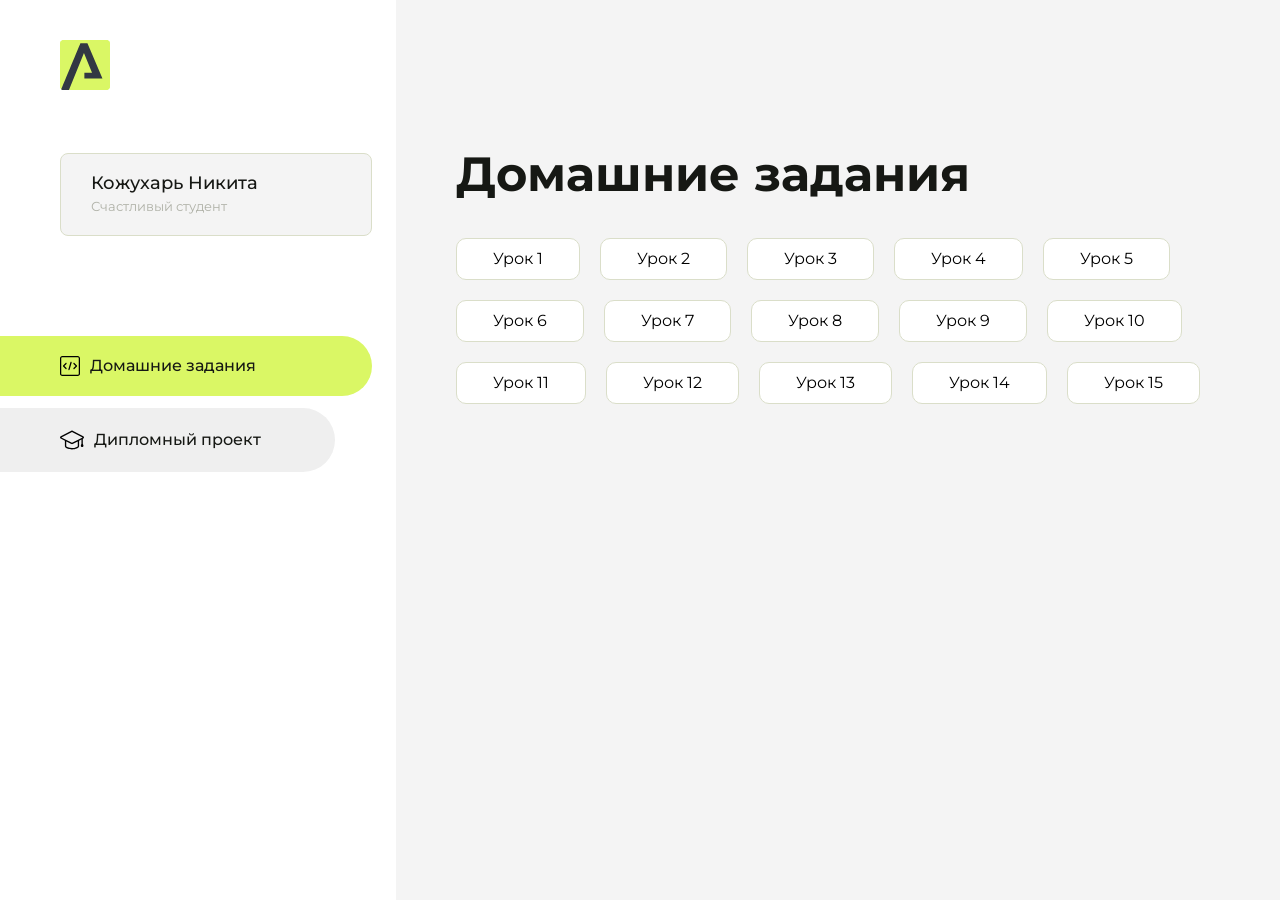
<file: index.html>
<!DOCTYPE html>
<html lang="en">
<head>
    <meta charset="UTF-8">
    <meta name="viewport" content="width=device-width, initial-scale=1.0">
    <title>Домашняя работа</title>
    <link rel="shortcut icon" href="src/logo.ico" type="image/x-icon">
    <link rel="preconnect" href="https://fonts.googleapis.com">
    <link rel="preconnect" href="https://fonts.gstatic.com" crossorigin>
    <link href="https://fonts.googleapis.com/css2?family=Montserrat:wght@400;500;700&family=Rubik:wght@500&display=swap"
          rel="stylesheet">
    <link rel="stylesheet" href="src/style.css">
</head>
<body id="body">
<div class="overlay" id="overlay"></div>
<div class="layout">
    <div class="burger" id="burger">
        <svg viewBox="0 0 24 24" fill="none" xmlns="http://www.w3.org/2000/svg">
            <g id="SVGRepo_bgCarrier" stroke-width="0"></g>
            <g id="SVGRepo_tracerCarrier" stroke-linecap="round" stroke-linejoin="round"></g>
            <g id="SVGRepo_iconCarrier">
                <path d="M4 18L20 18" stroke="#DAF765" stroke-width="2" stroke-linecap="round"></path>
                <path d="M4 12L20 12" stroke="#DAF765" stroke-width="2" stroke-linecap="round"></path>
                <path d="M4 6L20 6" stroke="#DAF765" stroke-width="2" stroke-linecap="round"></path>
            </g>
        </svg>
    </div>
    <aside class="sidebar" id="sidebar">
        <div class="sidebar__inner">
            <div class="logo">
                <svg width="50" height="50" viewBox="0 0 50 50" fill="none" xmlns="http://www.w3.org/2000/svg">
                    <g clip-path="url(#clip0_513_74730)">
                        <path d="M46.17 -0.257004H3.83C1.57281 -0.257004 -0.257 1.57281 -0.257 3.83V46.17C-0.257 48.4272 1.57281 50.257 3.83 50.257H46.17C48.4272 50.257 50.257 48.4272 50.257 46.17V3.83C50.257 1.57281 48.4272 -0.257004 46.17 -0.257004Z"
                              fill="#DAF765"/>
                        <path d="M24.375 38.4H42.461L27.441 3.1585H20.4355C20.4355 3.1585 6.7895 35.881 1.1945 49.294C2.015 50.0275 3.0945 50.257 3.6945 50.257H8.8445L23.954 13.07L32.0465 32.8285H24.375V38.4Z"
                              fill="#323843"/>
                    </g>
                    <defs>
                        <clipPath id="clip0_513_74730">
                            <rect width="50" height="50" fill="white"/>
                        </clipPath>
                    </defs>
                </svg>
            </div>
            <div class="sidebar__user">
                <div class="sidebar__name">Кожухарь Никита</div>
                <div class="sidebar__text">Счастливый студент</div>
            </div>
            <div class="sidebar__tabs">
                <div class="sidebar__item">
                    <button class="sidebar__button active" id="tasks">
                        <svg xmlns="http://www.w3.org/2000/svg" width="20" height="20" viewBox="0 0 20 20" fill="none">
                            <g clip-path="url(#clip0_704_74543)">
                                <path d="M17.7083 20H2.29167C1.0275 20 0 18.9725 0 17.7083V2.29167C0 1.0275 1.0275 0 2.29167 0H17.7083C18.9725 0 20 1.0275 20 2.29167V17.7083C20 18.9725 18.9725 20 17.7083 20ZM2.29167 1.25C1.7175 1.25 1.25 1.7175 1.25 2.29167V17.7083C1.25 18.2825 1.7175 18.75 2.29167 18.75H17.7083C18.2825 18.75 18.75 18.2825 18.75 17.7083V2.29167C18.75 1.7175 18.2825 1.25 17.7083 1.25H2.29167Z"
                                      fill="black"/>
                                <path d="M6.04167 13.125C5.88167 13.125 5.72167 13.0642 5.6 12.9417L3.1 10.4417C2.85583 10.1975 2.85583 9.80167 3.1 9.5575L5.6 7.0575C5.84417 6.81333 6.24 6.81333 6.48417 7.0575C6.72833 7.30167 6.72833 7.6975 6.48417 7.94167L4.42583 10L6.48417 12.0583C6.72833 12.3025 6.72833 12.6983 6.48417 12.9425C6.36167 13.0642 6.20167 13.125 6.04167 13.125Z"
                                      fill="black"/>
                                <path d="M8.95833 14.1667C8.9 14.1667 8.84 14.1583 8.78167 14.1417C8.45083 14.0442 8.26083 13.6967 8.35833 13.3658L10.4417 6.28251C10.5392 5.95084 10.8892 5.76417 11.2175 5.85917C11.5483 5.95667 11.7383 6.30417 11.6408 6.63501L9.5575 13.7183C9.47833 13.9908 9.22833 14.1667 8.95833 14.1667Z"
                                      fill="black"/>
                                <path d="M13.9583 13.125C13.7983 13.125 13.6383 13.0642 13.5167 12.9417C13.2725 12.6975 13.2725 12.3017 13.5167 12.0575L15.575 9.99916L13.5167 7.94083C13.2725 7.69666 13.2725 7.30083 13.5167 7.05666C13.7608 6.81249 14.1567 6.81249 14.4008 7.05666L16.9008 9.55666C17.145 9.80083 17.145 10.1967 16.9008 10.4408L14.4008 12.9408C14.2783 13.0642 14.1183 13.125 13.9583 13.125Z"
                                      fill="black"/>
                            </g>
                            <defs>
                                <clipPath id="clip0_704_74543">
                                    <rect width="20" height="20" fill="white"/>
                                </clipPath>
                            </defs>
                        </svg>
                        <span>Домашние задания</span></button>
                </div>
                <div class="sidebar__item">
                    <button class="sidebar__button" id="diplom">
                        <svg xmlns="http://www.w3.org/2000/svg" width="24" height="24" viewBox="0 0 24 24" fill="none">
                            <g clip-path="url(#clip0_704_74553)">
                                <path d="M23.2628 10.5971C23.7176 10.365 24 9.90375 24 9.39337C24 8.883 23.7176 8.42175 23.2628 8.18962L12.6135 2.75362C12.2291 2.55824 11.7705 2.55787 11.3854 2.75399L0.736875 8.19C0.282375 8.42175 0 8.883 0 9.39337C0 9.90375 0.282375 10.365 0.736875 10.5971L4.89038 12.7177V18.2074C4.89038 19.8154 8.412 21.393 12 21.393C15.5884 21.393 19.1096 19.815 19.1096 18.2074V12.7174L21.4609 11.517V15.8017L20.901 17.2305C20.7409 17.6389 20.7934 18.0994 21.0405 18.4616C21.2876 18.8246 21.6979 19.041 22.1366 19.041C22.5754 19.041 22.9852 18.8246 23.2324 18.462C23.4795 18.099 23.532 17.6385 23.3719 17.2301L22.8124 15.8021V10.827L23.2628 10.5971ZM17.7623 18.1721C17.6198 18.6375 15.3491 20.0419 12 20.0419C8.65088 20.0419 6.38025 18.6375 6.2415 18.2074V12.3037L6.23887 12.3019C6.23812 12.057 6.1065 11.8207 5.87325 11.7019L1.3515 9.39337L12 3.95737L22.6489 9.39337L12 14.8294L5.87325 11.7019C5.54063 11.5331 4.6695 11.6674 4.5 12C4.33012 12.3322 4.55813 12.5479 4.89038 12.7177L11.3857 16.0331C11.5781 16.1314 11.7889 16.1805 12 16.1805C12.2107 16.1805 12.4222 16.1314 12.6146 16.0331L17.7593 13.407L17.7623 18.1721Z"
                                      fill="black"/>
                            </g>
                            <defs>
                                <clipPath id="clip0_704_74553">
                                    <rect width="24" height="24" fill="white"/>
                                </clipPath>
                            </defs>
                        </svg>
                        <span>Дипломный проект</span></button>
                </div>
            </div>
        </div>

    </aside>
    <div class="content">
        <div class="container">
            <div class="content__block" id="tasksBlock">
                <div class="content__title">Домашние задания</div>
                <ul class="content__list">
                    <li class="content__list-item">
                        <a href="Моя первая домашка/index.html">Урок 1</a>
                    </li>
                     <li class="content__list-item">
                        <a href="Homework 2/homework.html">Урок 2</a>
                    </li>
                    <li class="content__list-item">
                        <a href="Таблица/table.html">Урок 3</a>
                    </li>
                <li class="content__list-item">
                        <a href="37 урок/index.html">Урок 4</a>
                    </li>
                     <li class="content__list-item">
                        <a href="My-project/articl.html">Урок 5</a>
                    </li>
                     <li class="content__list-item">
                        <a href="Flexbox/index.html">Урок 6</a>
                    </li>
                    <li class="content__list-item">
                        <a href="My-project/articl.html">Урок 7</a>
                    </li>
                     <li class="content__list-item">
                        <a href="lable/index.html">Урок 8</a>
                    </li>
                     <li class="content__list-item">
                        <a href="My-project/index.html">Урок 9</a>
                    </li>
                     <li class="content__list-item">
                        <a href="My-project/index.html">Урок 10</a>
                    </li>
                     <li class="content__list-item">
                        <a href="My-project/index.html">Урок 11</a>
                    </li>
                     <li class="content__list-item">
                        <a href="My-project/index.html">Урок 12</a>
                    </li>
                     <li class="content__list-item">
                        <a href="grid/index.html">Урок 13</a>
                    </li>
                     <li class="content__list-item">
                        <a href="My-project/index.html">Урок 14</a>
                    </li>
                     <li class="content__list-item">
                        <a href="Nike/index.html">Урок 15</a>
                    </li>
                </ul>
            </div>
            <div class="content__block hidden" id="diplomBlock">
                <div class="content__title">Дипломный проект</div>
                <div class="content__list-diplom">
                    <a href="Dyson/index.html">Шапка</a>
                </div>
                <div class="content__decor">
                    <div class="content__decor-text">Давай проверим, чему ты научился!</div>
                    <div class="content__decor-img">
                        <img src="src/decor.png" alt="decor">
                    </div>
                </div>
            </div>
        </div>
    </div>
</div>
<script src="src/index.js"></script>
</body>
</html>
</file>
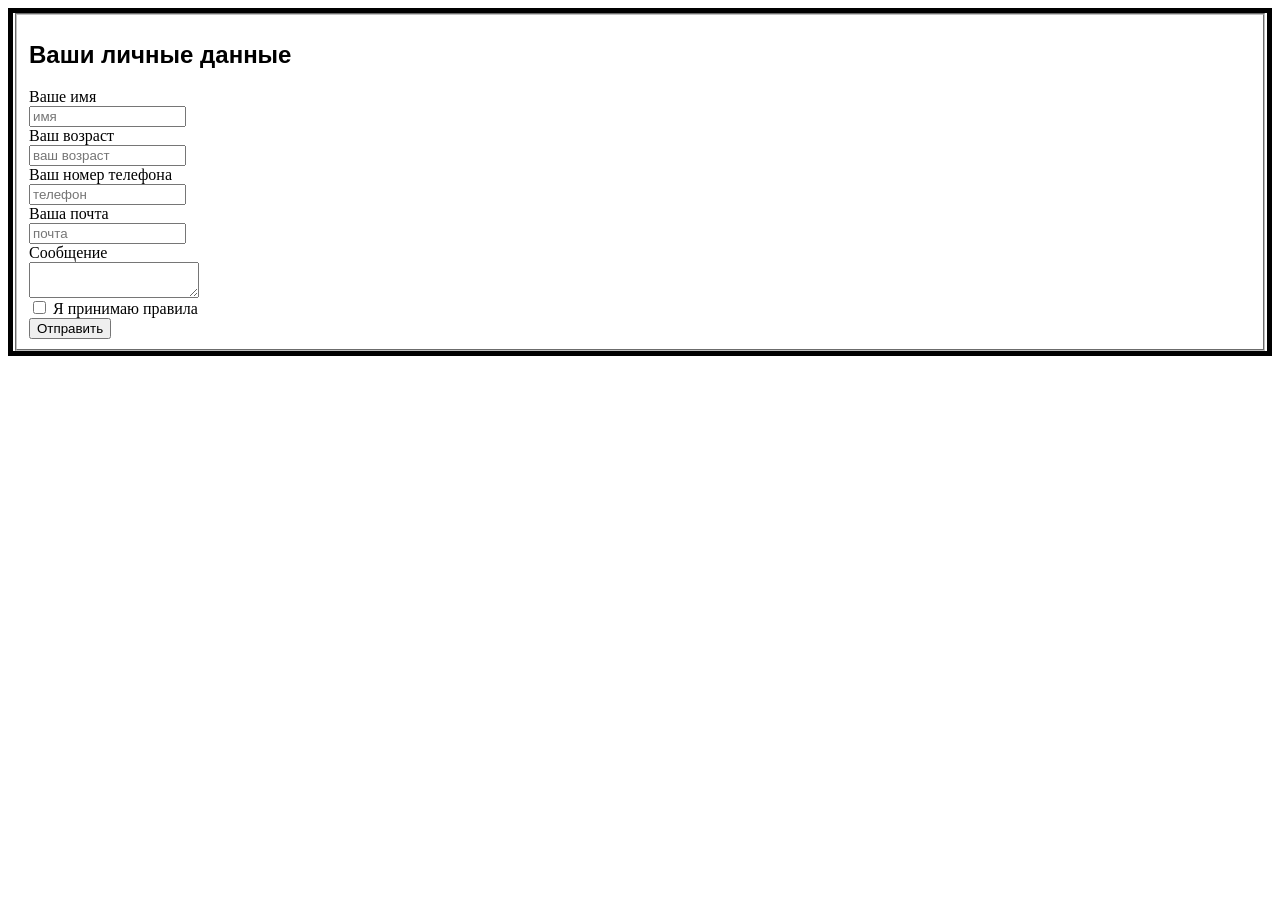
<file: 37 урок/index.html>
<!DOCTYPE html>
<html lang="ru">
<head>
    <meta charset="UTF-8">
    <meta name="viewport" content="width=device-width, initial-scale=1.0">
    <title>Document</title>
</head>
<body>
    <link rel="stylesheet" href="style.css">
    <form class="form">

   <fieldset class="form-group">
    <h2 class="text">Ваши личные данные</h2>
    <label for="name">Ваше имя
    <input class="text" type="text" placeholder="имя">
     </label>
     <label >
        Ваш возраст
    <input class="text" type="number" placeholder="ваш возраст">
     </label>
     <label for="name">Ваш номер телефона
    <input class="text" type="tel" placeholder="телефон">
     </label>
     <label for="name">Ваша почта
    <input class="text" type="email" placeholder="почта">
     </label>
     <label>Сообщение
     <textarea class="text" name="" id=""></textarea>
     </label>
     <input type="checkbox">
     Я принимаю правила
   <button class="button" type="submit">Отправить</button>
    </fieldset>
    </form>
</body>
</html>
</file>
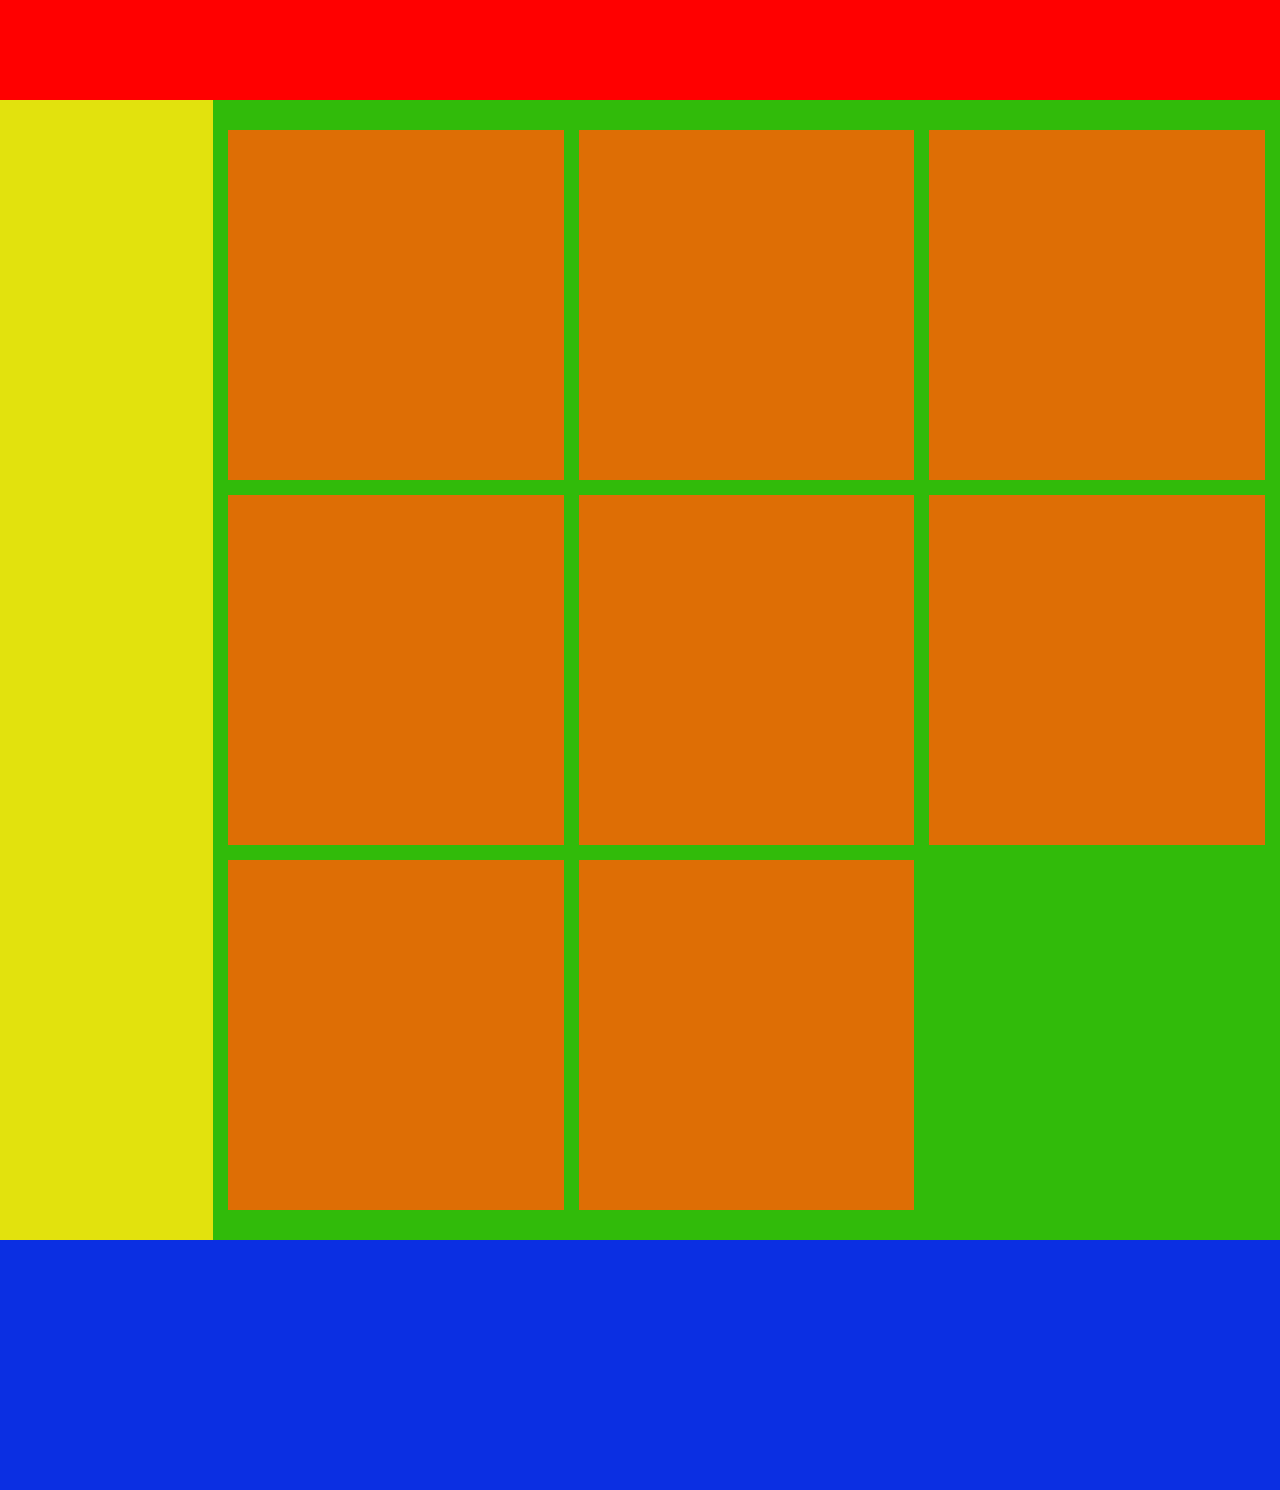
<file: grid/index.html>
<!DOCTYPE html>
<html lang="ru">
  <head>
    <meta charset="UTF-8" />
    <meta name="viewport" content="width=device-width, initial-scale=1.0" />
    <title>Grid</title>
    <link rel="stylesheet" href="./css/style.css" />
  </head>
  <body>
    <div class="wrapper">
      <header class="header"></header>
      <aside class="aside"></aside>
      <main class="main">
        <div class="container">
          <article class="article"></article>
          <article class="article"></article>
          <article class="article"></article>
          <article class="article"></article>
          <article class="article"></article>
          <article class="article"></article>
          <article class="article"></article>
          <article class="article"></article>
        </div>
      </main>
      <footer class="footer"></footer>
    </div>
  </body>
</html>
</file>
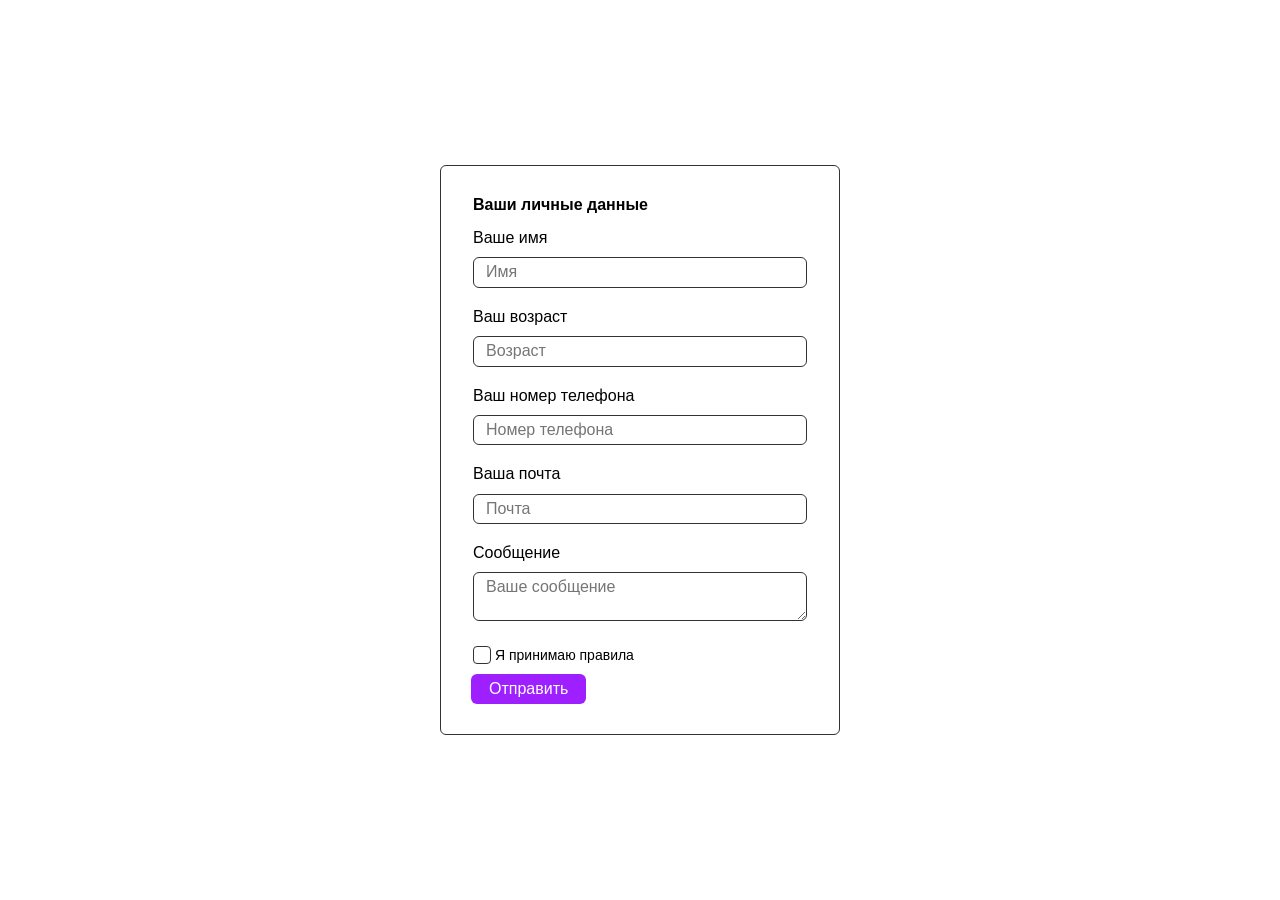
<file: lable/index.html>
<!DOCTYPE html>
<html lang="ru">
  <head>
    <meta charset="UTF-8" />
    <meta name="viewport" content="width=device-width, initial-scale=1.0" />
    <title>Стилизация формы</title>
    <link rel="stylesheet" href="./css/normalize.css" />
    <link rel="stylesheet" href="./css/style.css" />
  </head>
  <body>
    <form class="form">
      <fieldset class="form-group">
        <legend class="form-group-title">Ваши личные данные</legend>
        <label for="name" class="label">Ваше имя</label>
        <input
          id="name"
          class="input"
          type="text"
          placeholder="Имя"
          name="name"
          required
        />
        <label for="age" class="label">Ваш возраст</label>
        <input
          id="age"
          class="input"
          type="number"
          placeholder="Возраст"
          name="age"
          required
        />
        <label for="phone" class="label">Ваш номер телефона</label>
        <input
          id="phone"
          class="input"
          type="tel"
          placeholder="Номер телефона"
          name="phone"
          required
        />
        <label for="email" class="label">Ваша почта</label>
        <input
          id="email"
          class="input"
          type="email"
          placeholder="Почта"
          name="email"
          required
        />
      </fieldset>
      <fieldset class="form-group">
        <label for="message" class="label">Сообщение</label>
        <textarea
          id="message"
          class="textarea"
          placeholder="Ваше сообщение"
          name="message"
          required
        ></textarea>
        <label class="label checkbox-label">
          <input class="checkbox" type="checkbox" name="checkbox" required />
          <span class="checkbox-text">Я принимаю правила</span>
        </label>
      </fieldset>
      <button class="button">Отправить</button>
    </form>
  </body>
</html>
</file>
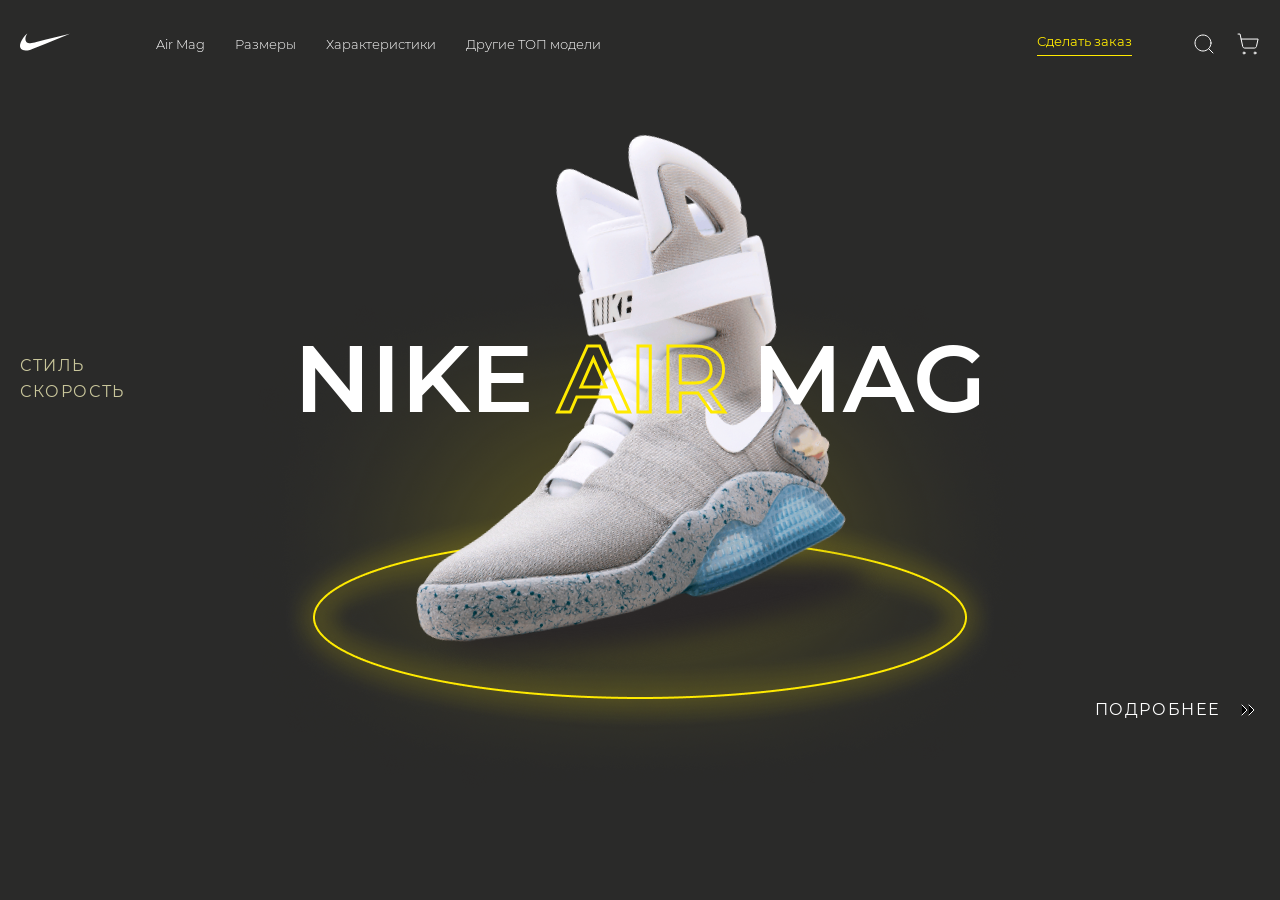
<file: Nike/index.html>
<!DOCTYPE html>
<html class="page" lang="ru">
  <head>
    <meta charset="UTF-8" />
    <meta name="viewport" content="width=device-width, initial-scale=1.0" />
    <link rel="stylesheet" href="./css/index.css" />
    <link
      rel="shortcut icon"
      href="./icons/nike-favicon-48x48.ico"
      type="image/x-icon"
    />
    <script src="./js/index.js" type="module"></script>
    <title>Nike Air Mag</title>
  </head>
  <body class="page__body">
    <header class="header">
      <div class="container header__container">
        <a class="logo header__logo" href="#">
          <img
            class="logo__img"
            src="./icons/logo-icon.svg"
            width="50"
            height="20"
            alt="Логотип Nike"
          />
        </a>
        <nav
          class="menu header__menu"
          id="header__menu"
          aria-label="Главное меню"
        >
          <ul class="menu__list">
            <li class="menu__item">
              <a class="menu__link" href="#air-mag" lang="en">Air Mag</a>
            </li>
            <li class="menu__item">
              <a class="menu__link" href="#sizes">Размеры</a>
            </li>
            <li class="menu__item">
              <a class="menu__link" href="#characteristics">Характеристики</a>
            </li>
            <li class="menu__item">
              <a class="menu__link" href="#top-models">Другие ТОП модели</a>
            </li>
          </ul>
        </nav>
        <div class="header__controls">
          <a class="header__order" href="#">Сделать заказ</a>
          <div class="header__actions">
            <button
              class="header__actions-button"
              title="Поиск"
              aria-label="Поиск"
            >
              <svg width="24" height="24">
                <use
                  class="header__actions-icon"
                  href="./icons/sprite.svg#search"
                ></use>
              </svg>
            </button>
            <button
              class="header__actions-button"
              title="Корзина"
              aria-label="Корзина"
            >
              <svg width="24" height="24">
                <use
                  class="header__actions-icon"
                  href="./icons/sprite.svg#cart"
                ></use>
              </svg>
            </button>
            <button
              class="header__burger burger"
              aria-label="Открыть меню"
              aria-expanded="false"
              aria-controls="header__menu"
            >
              <svg width="24" height="24">
                <use
                  class="burger__icon-menu"
                  href="./icons/sprite.svg#menu-burger"
                ></use>
                <use
                  class="burger__icon-cross"
                  href="./icons/sprite.svg#menu-cross"
                ></use>
              </svg>
            </button>
          </div>
        </div>
      </div>
    </header>
    <main class="main">
      <section class="hero">
        <div class="container hero__container">
          <header class="hero__header">
            <ul class="hero__benefits-list">
              <li class="hero__benefits-item">стиль</li>
              <li class="hero__benefits-item">скорость</li>
            </ul>
            <h1 class="hero__title">
              Nike <span class="hero__title-accent">air</span> mag
            </h1>
          </header>
          <img
            class="hero__img"
            src="./images/nike-air-mag-1.png"
            width="846"
            height="713"
            alt="Кроссовок Nike Air Mag с желтым кольцом под подошвой"
          />
          <footer class="hero__footer">
            <a class="hero__details" href="#">
              Подробнее
              <svg width="24" height="24">
                <use
                  class="hero__details-icon"
                  href="./icons/main-sprite.svg#arrow-right"
                ></use>
              </svg>
            </a>
          </footer>
        </div>
      </section>
    </main>
  </body>
</html>
</file>
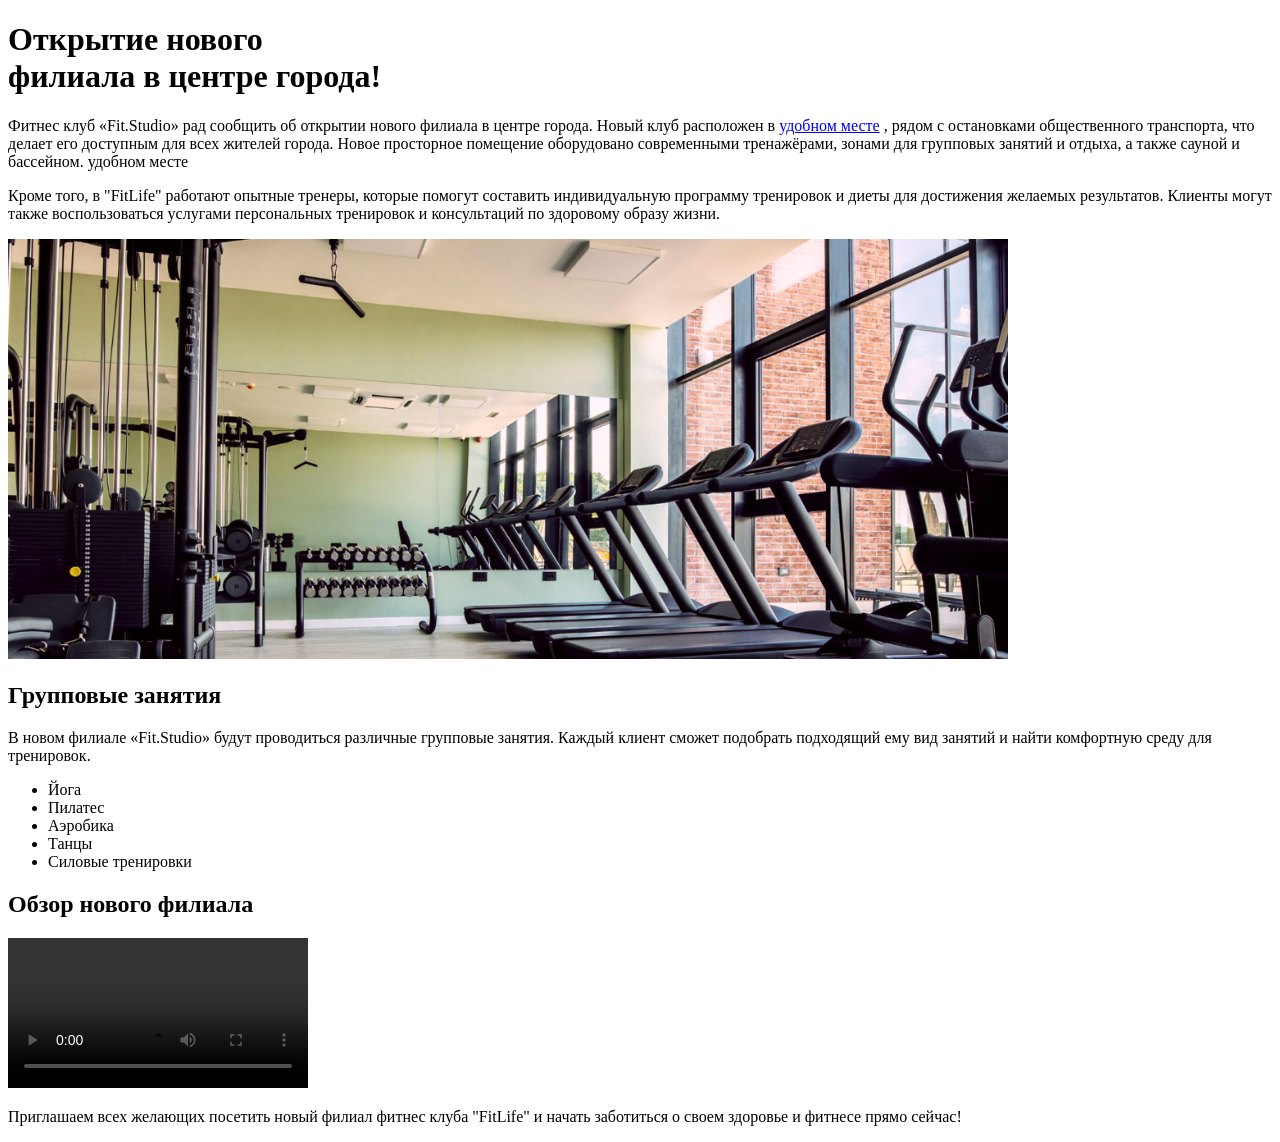
<file: Homework 2/homework.html>
<!DOCTYPE html>
<html lang="ru">
<head>
    <meta charset="UTF-8">
    <meta name="viewport" content="width=device-width, initial-scale=1.0">
    <title>Статья</title>
</head>
<body>
<h1>Открытие нового <br>
филиала в центре города!</h1>
<p> Фитнес клуб «Fit.Studio» рад сообщить об открытии нового филиала в центре города. Новый клуб расположен в <a href="https://platform.aroken.ru/courses/web-developer/lessons/431">удобном месте</a>  , рядом с остановками
общественного транспорта, что делает его доступным для всех жителей города. Новое просторное помещение оборудовано современными тренажёрами,
зонами для групповых занятий и отдыха, а также сауной и бассейном.
удобном месте </p>
<p>Кроме того, в "FitLife" работают опытные тренеры, которые помогут составить индивидуальную программу тренировок и диеты для достижения желаемых
результатов. Клиенты могут также воспользоваться услугами персональных тренировок и консультаций по здоровому образу жизни.
</p>
<img src="images\gym-image.jpg" alt="спортивный зал с беговыми дорожками " width="1000">
<h2>Групповые занятия</h2>
<p>В новом филиале «Fit.Studio» будут проводиться различные групповые занятия. Каждый клиент
сможет подобрать подходящий ему вид занятий и найти комфортную среду для тренировок.</p>
<ul>
    <li>Йога</li>
    <li>Пилатес</li>
    <li>Аэробика</li>
    <li>Танцы</li>
    <li>Силовые тренировки</li>
</ul>
<h2>Обзор нового филиала</h2>
<video src="video\gym-video.mp4" controls></video>
<p>Приглашаем всех желающих посетить новый филиал фитнес клуба "FitLife" и начать заботиться о своем здоровье и фитнесе прямо сейчас!</p>
</body>
</html>
</file>
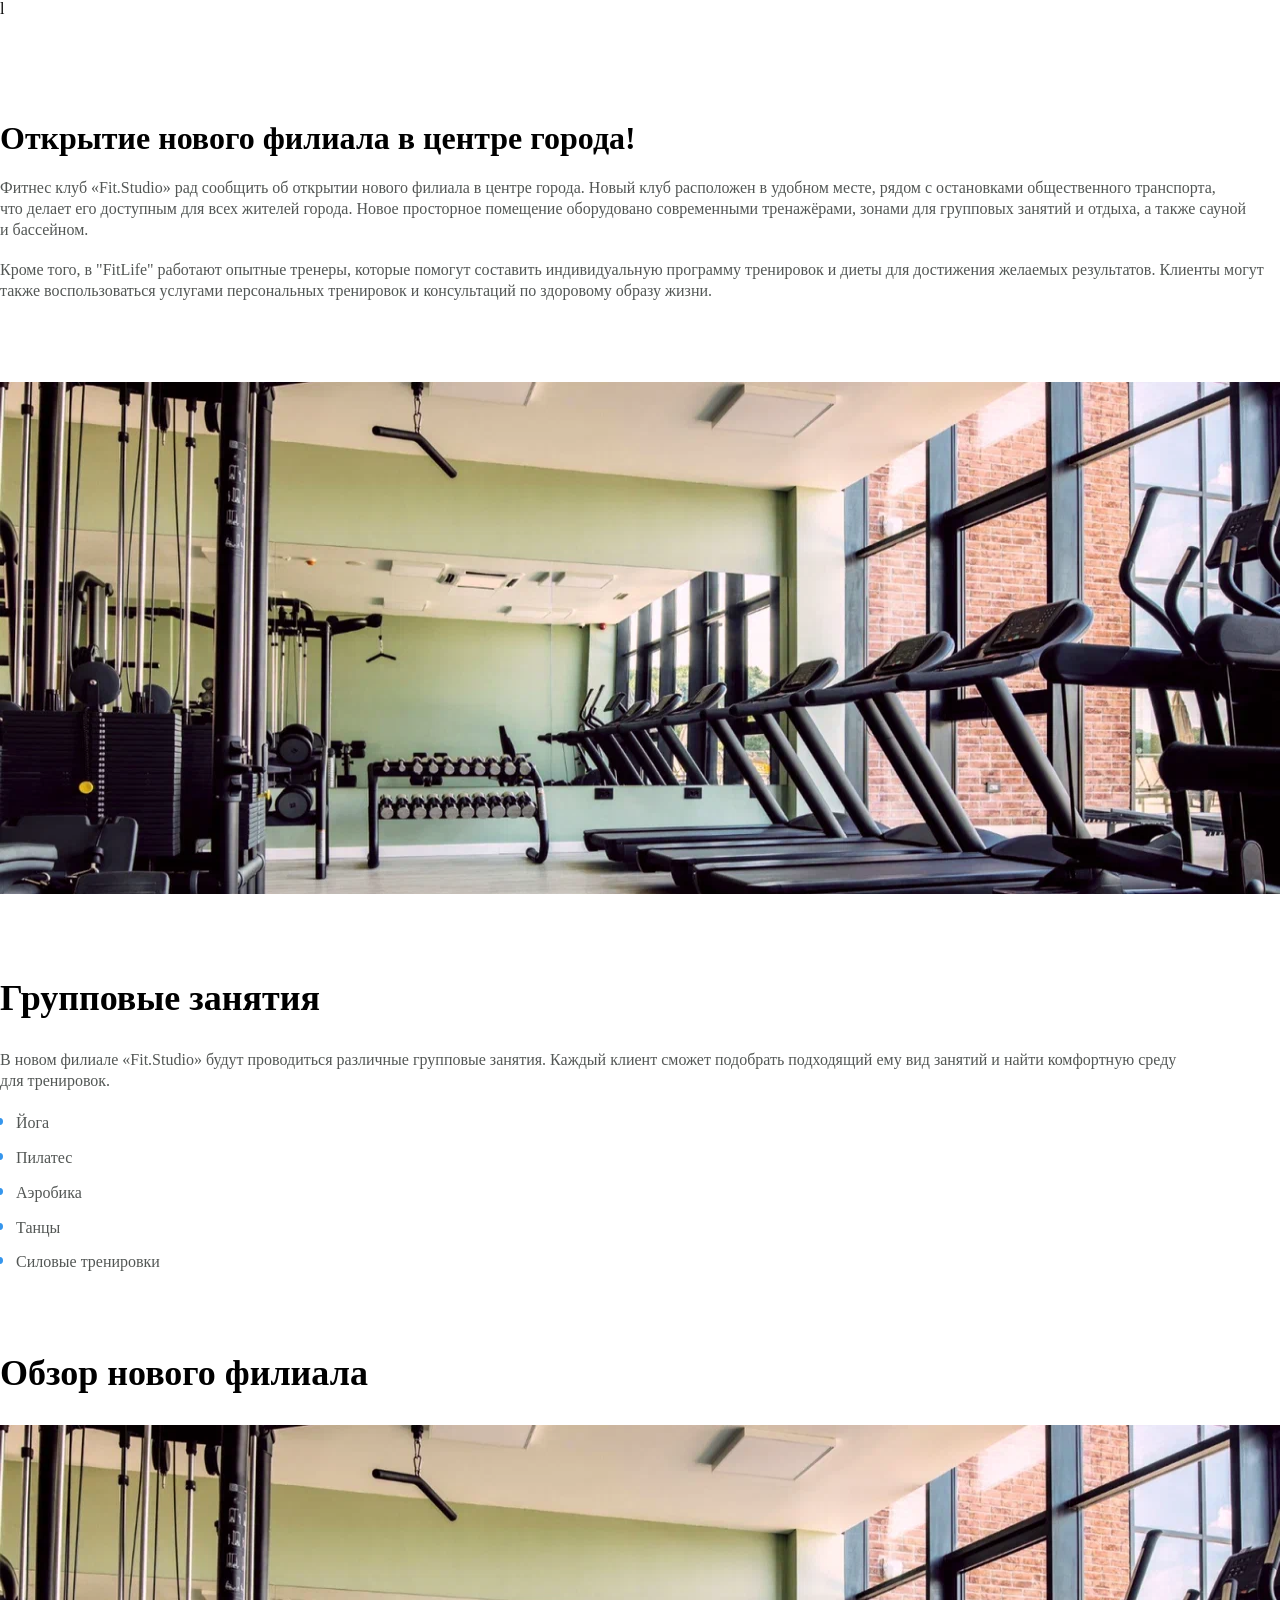
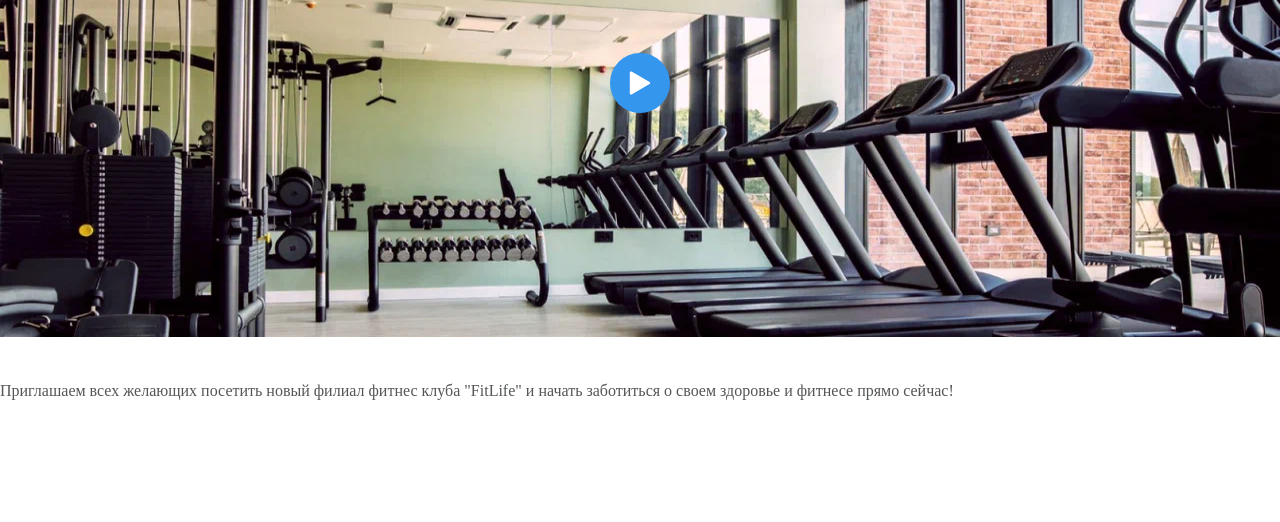
<file: My-project/articl.html>
<!DOCTYPE html>
<html lang="ru">
  <head>
    <meta charset="UTF-8" />
    <meta name="viewport" content="width=device-width, initial-scale=1.0" />
    <title>Fit Studio</title>
    <link rel="stylesheet" href="./css/normalize.css" />
    <link rel="stylesheet" href="./css/fonts.css" />
    <link rel="stylesheet" href="./css/article (3).css" />
     <link rel="stylesheet" href="./css/footer.css">
     l
  </head>
  <body>
    <article class="article">
      <div class="container">
        <h1 class="title-large">
          Открытие нового филиала в центре города!
        </h1>
        <p class="article-text">
          Фитнес клуб «Fit.Studio» рад сообщить об открытии нового филиала
          в центре города. Новый клуб расположен в удобном месте, рядом
          с остановками общественного транспорта, что делает его доступным
          для всех жителей города. Новое просторное помещение оборудовано
          современными тренажёрами, зонами для групповых занятий и отдыха,
          а также сауной и бассейном.
        </p>
        <p class="article-text article-mb-1">
          Кроме того, в "FitLife" работают опытные тренеры, которые помогут
          составить индивидуальную программу тренировок и диеты для достижения
          желаемых результатов. Клиенты могут также воспользоваться услугами
          персональных тренировок и консультаций по здоровому образу жизни.
        </p>
        <div class="article-decor-wrapper article-decor-wrapper-1 article-mb-1">
          <img
            class="article-img"
            src="./images/gym-img.jpg"
            width="1220"
            height="512"
            alt="Тренажерный зал"
          />
        </div>
        <h2 class="title-large article-title-medium">Групповые занятия</h2>
        <p class="article-text">
          В новом филиале «Fit.Studio» будут проводиться различные групповые
          занятия. Каждый клиент сможет подобрать подходящий ему вид занятий
          и найти комфортную среду для тренировок.
        </p>
        <ul class="article-list article-text article-mb-1">
          <li class="article-item">Йога</li>
          <li class="article-item">Пилатес</li>
          <li class="article-item">Аэробика</li>
          <li class="article-item">Танцы</li>
          <li class="article-item">Силовые тренировки</li>
        </ul>
        <h2 class="title-large article-title-medium">Обзор нового филиала</h2>
        <div class="article-decor-wrapper article-decor-wrapper-2 article-mb-2">
          <button class="article-play-button">
            <img
              src="./images/play-icon.svg"
              width="24"
              height="24"
              alt="Запустить"
            />
          </button>
          <img
            class="article-img"
            src="./images/gym-img.jpg"
            width="1220"
            height="512"
            alt="Тренажерный зал"
          />
        </div>
        <p class="article-text">
          Приглашаем всех желающих посетить новый филиал фитнес клуба "FitLife"
          и начать заботиться о своем здоровье и фитнесе прямо сейчас!
        </p>
      </div>
    </article>
  </body>
</html>
</file>
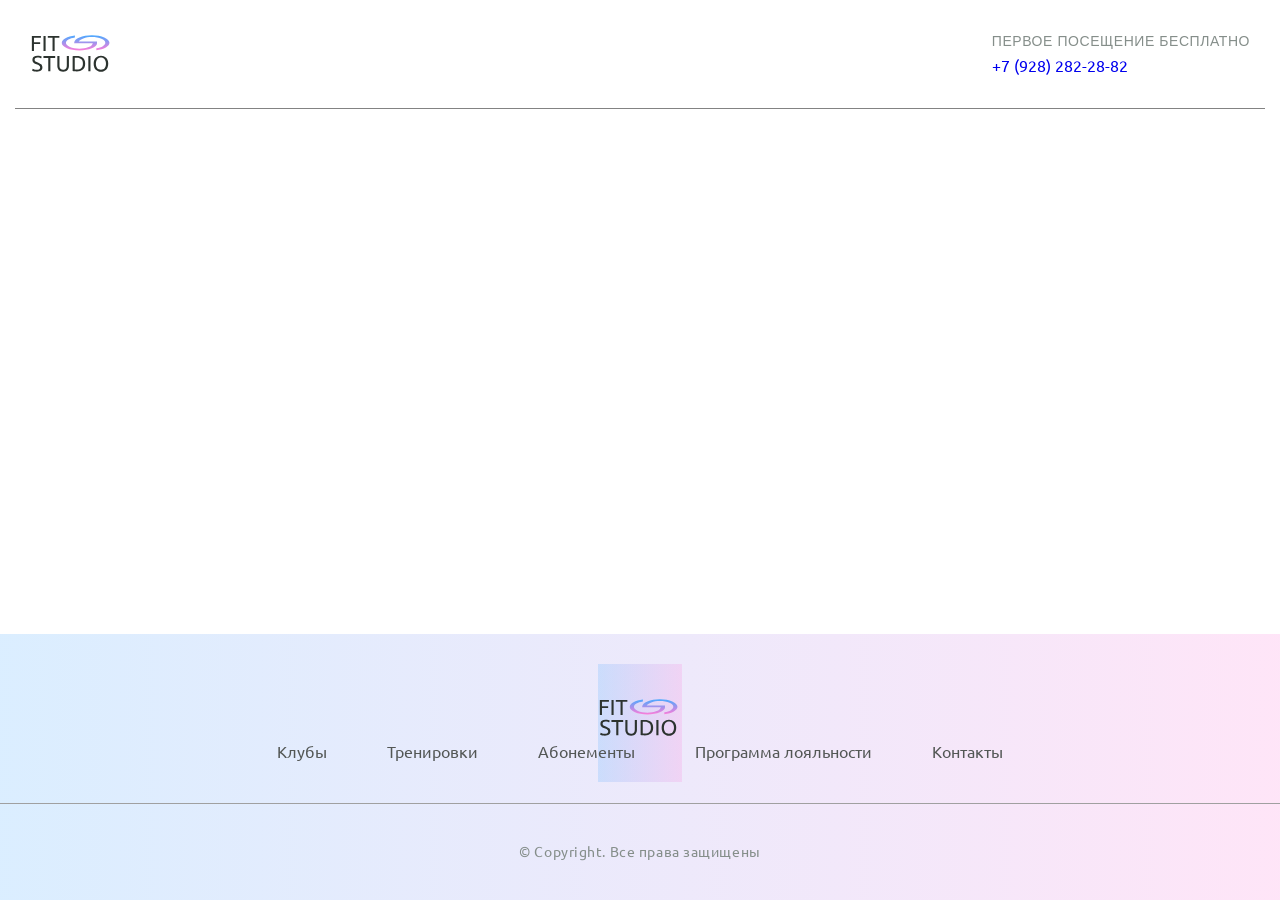
<file: My-project/index (6).html>
<!DOCTYPE html>
<html lang="ru">
  <head>
    <meta charset="UTF-8" />
    <meta name="viewport" content="width=device-width, initial-scale=1.0" />
    <title>Fit Studio - Главная</title>
    <link rel="stylesheet" href="./css/normalize.css" />
    <link rel="stylesheet" href="./css/fonts.css" />
    <link rel="stylesheet" href="./css/globals.css" />
    <link rel="stylesheet" href="./css/index.css" />
    <link rel="stylesheet" href="./css/header.css">
    <link rel="stylesheet" href="./css/footer.css">
    <link
      rel="icon"
      type="image/svg+xml"
      sizes="128x128"
      href="./images/favicon-icon.svg"
    />
  </head>
  <body>
   <header class="header">
    <div class="container header-inner">
        <div>
            <a href="/">
                <img src="./images/logo.svg" width="84" height="45" alt="Логотип">
            </a>
        </div>

        <div class="phone">
            <p class="phone-text">Первое посещение бесплатно</p>
            <a class="phone-link" href="tel:+79282822882">
                +7 (928) 282-28-82
            </a>
        </div>
    </div>
   </header>
   <footer class="footer">
    <div class="footer-top">
        <div class="container">
             <a class="footer logo" href="/">
                <img src="./images/logo.svg" width="84" height="45" alt="Логотип">
            </a>
            <nav class="menu">
                <ul>
                    <li><a href="#">Клубы</a></li>
                    <li><a href="#">Тренировки</a></li>
                    <li><a href="#">Абонементы</a></li>
                    <li><a href="#">Программа лояльности</a></li>
                    <li><a href="#">Контакты</a></li>
                </ul>
            </nav>
        </div>
    </div>
    <div class="container">
        <p class="copy"> &copy; Copyright. Все права защищены</p>
    </div>
   </footer>
  </body>
</html>
</file>
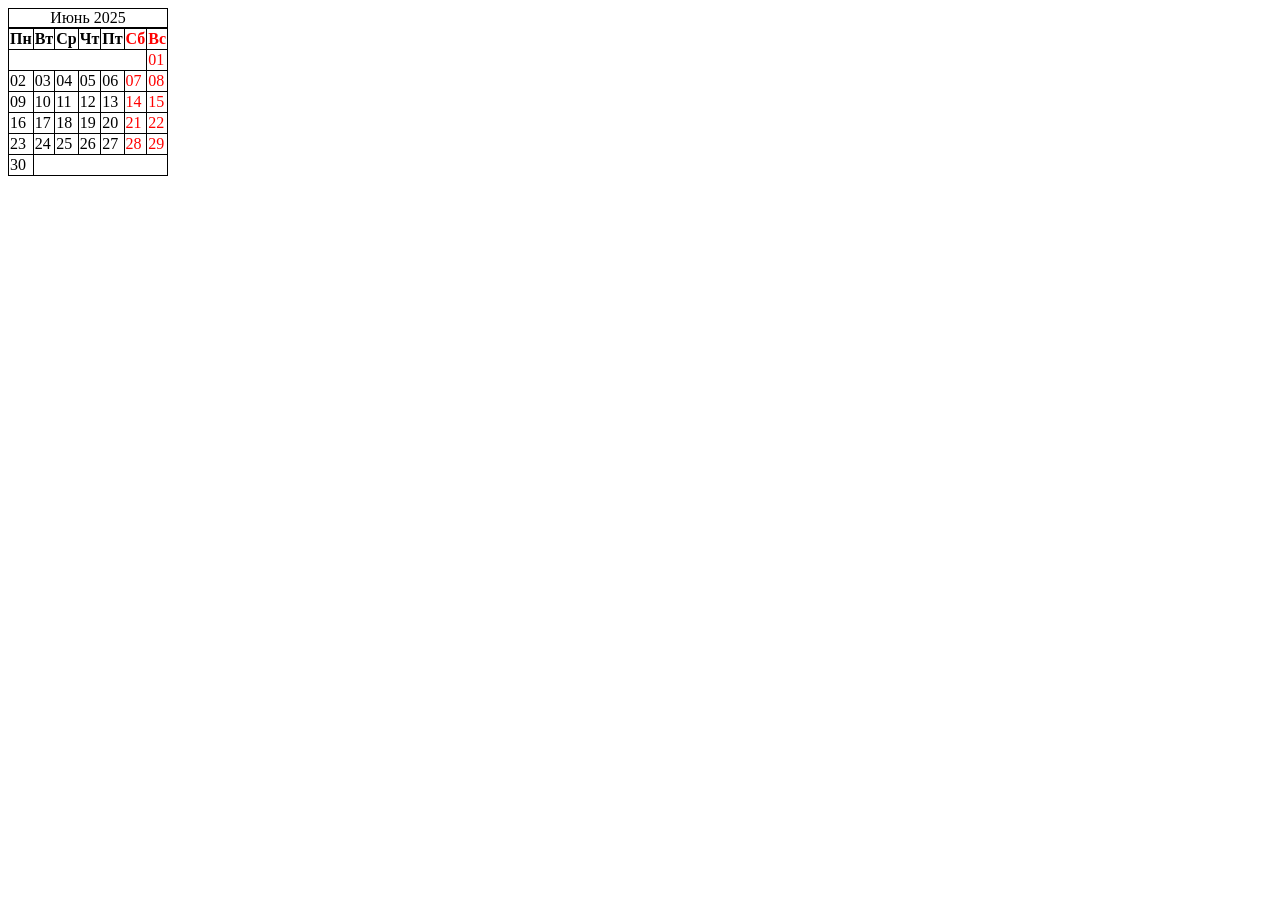
<file: Таблица 2/table.html>
<!DOCTYPE html>
<html lang="en">
<head>
    <meta charset="UTF-8">
    <meta name="viewport" content="width=device-width, initial-scale=1.0">
    <title>Document</title>
    <link rel="stylesheet" href="style.css">
</head>
<body>
   <table class="table">
    <caption class="Заголовок">Июнь 2025</caption>
    <tr>
        <thead></thead>
        <th>Пн</th>
        <th>Вт</th>
        <th>Ср</th>
        <th>Чт</th>
        <th>Пт</th>
        <th class="red">Сб</th>
        <th class="red">Вс</th>
    </thead>
    </tr>
    <tr>
        <td colspan="6"></td>
        <td class="red">01</td>
    </tr>
    <tr>
        <td>02</td>
        <td>03</td>
        <td>04</td>
        <td>05</td>
        <td>06</td>
        <td class="red">07</td>
        <td class="red">08</td>
    </tr>
    <tr>
        <td>09</td>
        <td>10</td>
        <td>11</td>
        <td>12</td>
        <td>13</td>
        <td class="red">14</td>
        <td class="red">15</td>
    </tr>
    <tr>
        <td>16</td>
        <td>17</td>
        <td>18</td>
        <td>19</td>
        <td>20</td>
        <td class="red">21</td>
        <td class="red">22</td>
    </tr>
    <tr>
        <td>23</td>
        <td>24</td>
        <td>25</td>
        <td>26</td>
        <td>27</td>
        <td class="red">28</td>
        <td class="red">29</td>
    </tr>
    <tr>
        <td>30</td>
        <td colspan="6"></td>
    </tr>
   </table>
</body>
</html>
</file>
<file: src/style.css>
*{padding: 0;margin: 0;border: 0;}
*,*:before,*:after{-webkit-box-sizing: border-box;box-sizing: border-box;}
:focus,:active{outline: none;}
a:focus,a:active{outline: none;}
nav,footer,header,aside{display: block;}
html,body{
    height:100%;width:100%;
    font-size:100%;line-height:1;-ms-text-size-adjust:100%;-moz-text-size-adjust:100%;-webkit-text-size-adjust:100%;}
input,button,textarea{font-family:inherit;}
input::-ms-clear{display: none;}
button{cursor: pointer;}
button::-moz-focus-inner{padding:0;border:0;}
a,a:visited{text-decoration: none;}
a:hover{text-decoration: none;}
ul li{list-style: none;}
img{vertical-align: top;}
h1,h2,h3,h4,h5,h6{font-size:inherit;font-weight: inherit;}
a{color:inherit;}



body {
    font-family: "Montserrat",SansSerif;
    color: black;
}

body.overflow {
    overflow: hidden;
}



.layout {
    display: -webkit-box;
    display: -ms-flexbox;
    display: flex;
    min-height: 100vh;
}

.sidebar {
    padding: 40px 24px 40px 0;
    -ms-flex-negative: 0;
    flex-shrink: 0;
    background-color: white;
}



.content {
    -webkit-box-flex: 1;
    -ms-flex-positive: 1;
    flex-grow: 1;
    background-color: #F4F4F4;
}

.container {
    display: -webkit-box;
    display: -ms-flexbox;
    display: flex;
    -webkit-box-orient: vertical;
    -webkit-box-direction: normal;
    -ms-flex-direction: column;
    flex-direction: column;
    -webkit-box-pack: center;
    -ms-flex-pack: center;
    justify-content: center;
    -webkit-box-align: center;
    -ms-flex-align: center;
    align-items: center;
    padding: 150px 60px 80px 60px;
}


.logo {
    margin-left: 60px;
    margin-bottom: 60px;
}

.sidebar__user {
    background-color: #F4F4F4;
    padding: 20px 30px;
    margin-left: 60px;
    margin-bottom: 100px;
    border-radius: 8px;
    border: 1px solid #DADEC9;
}

.sidebar__name {
    color:#161814;
    font-size: 18px;
    font-weight: 500;
    margin-bottom: 6px;
}

.sidebar__text {
    color: #AFB1A7;
    font-size: 13px;
    font-weight: 400;
    line-height: 130%; /* 16.9px */
}

.sidebar__item {
    width: 372px;
}

.sidebar__button {
    display: -webkit-box;
    display: -ms-flexbox;
    display: flex;
    -webkit-box-align: center;
    -ms-flex-align: center;
    align-items: center;
    gap: 10px;
    padding: 20px 60px;
    margin-bottom: 12px;
    border-radius: 0px 100px 100px 0px;
    -webkit-transition: all .5s;
    -o-transition: all .5s;
    transition: all .5s;
    cursor: pointer;
    width: 90%;
    color:#161814;
    font-size: 16px;
    font-weight: 500;
}

.sidebar__button.active , .sidebar__button:hover {
    width: 100%;
    background-color: #DAF765;
}


.content__title {
    color: #161814;
    font-size: 48px;
    font-weight: 700;
    margin-bottom: 40px;
}

.content__list {
    display: -webkit-box;
    display: -ms-flexbox;
    display: flex;
    -webkit-box-align: center;
    -ms-flex-align: center;
    align-items: center;
    -ms-flex-wrap: wrap;
    flex-wrap: wrap;
    gap: 20px;
}



.content__list-item  {
    cursor: pointer;
    padding: 12px 18px;
    background-color: #fff;
    border-radius: 10px;
    border: 1px solid #DADEC9;
    -webkit-transition: all .3s;
    -o-transition: all .3s;
    transition: all .3s;
}

.content__list-item:hover,.content__list-diplom:hover {
    background-color: #AFB1A7;
}

li a {
    padding: 12px 18px;

}


.content__list-diplom {
    -webkit-transition: all .3s;
    -o-transition: all .3s;
    transition: all .3s;
    display: inline-block;
    padding: 12px 18px;
    background-color: #fff;
    border-radius: 10px;
    border: 1px solid #DADEC9;
}

.content__decor {
    display: -webkit-box;
    display: -ms-flexbox;
    display: flex;
    -webkit-box-align: center;
    -ms-flex-align: center;
    align-items: center;
}

.content__decor-text {
    color:#BEDD44;
    font-size: 36px;
    font-weight: 700;
    line-height: 110%; /* 39.6px */
}

.content__block {
    max-width: 1200px;
}

.content__block.hidden {
    display: none;
}

.content__decor-img img{
    width: 100%;
}

.burger {
    display: none;
    padding: 5px;
    position: fixed;
    top: 3%;
    right: 7%;
    width: 40px;
    height: 40px;
    background-color: #161814;
    border-radius: 50%;
    z-index: 10;
    border: 1px solid #DAF765;
}

@media (max-width: 768px) {
    .burger {
        display: block;
    }

    .sidebar {
        -webkit-transition: all .3s;
        -o-transition: all .3s;
        transition: all .3s;
        -webkit-transform: translateX(-100%);
        -ms-transform: translateX(-100%);
        transform: translateX(-100%);
        position: fixed;
        top: 0;
        left: 0;
        bottom: 0;
        z-index: 5;
    }

    .sidebar.show {
        -webkit-transform: translateX(0%);
        -ms-transform: translateX(0%);
        transform: translateX(0%);
    }

    .overlay {
        opacity: 0;
        pointer-events: none;
        -webkit-transition: all .3s;
        -o-transition: all .3s;
        transition: all .3s;
        position: absolute;
        top: 0;
        right: 0;
        left: 0;
        bottom: 0;
        z-index: 3;
        background-color: #000000e0;
    }

    .overlay.show {
        opacity: 1;
        pointer-events: all;
    }

    .container {
        padding: 40px 20px;
        min-height: 100%;
    }

    .content__decor {
        margin-top: 20px;
        -webkit-box-orient: vertical;
        -webkit-box-direction: normal;
        -ms-flex-direction: column;
        flex-direction: column;
    }
}

@media (max-width: 400px) {
    .sidebar__user {
        margin-left: 0;
    }
}
</file>
<file: 37 урок/style.css>
.text{
    display: block;
    font-family: 'Gill Sans', 'Gill Sans MT', Calibri, 'Trebuchet MS', sans-serif;
}
textarea{
    resize: vertical;
}
.button{
    display: block;
    cursor: pointer;
}
.form{
    border: 5px solid black;
}
</file>
<file: grid/css/style.css>
* {
  box-sizing: border-box;
}

body {
  min-width: 375px;
  margin: 0;
}

.wrapper {
  display: grid;
  grid-template-columns: repeat(12, 1fr);
  grid-template-rows: auto 1fr auto;
  min-height: 100vh;
}

.container {
  max-width: 1280px;
  padding: 0 15px;
  margin: 0 auto;
}

.header {
  grid-column: 12 span;
  background-color: #f00;
  min-height: 100px;
}

.aside {
  grid-column: 1 / 2 span;
  background-color: #e2e20d;
}

.main {
  grid-column: 3 / 12 span;
  background-color: #31bb0a;
  padding-top: 30px;
  padding-bottom: 30px;
}

.main .container {
  display: grid;
  grid-template-columns: repeat(auto-fit, minmax(250px, 1fr));
  grid-template-rows: repeat(2, 350px);
  grid-auto-rows: 350px;
  gap: 15px;
}

.article {
  background-color: #de6e05;
}

.footer {
  grid-column: 12 span;
  background-color: #0b2fe2;
  min-height: 250px;
}

@media (width <= 1200px) {
  .aside {
    grid-column-end: 3 span;
  }

  .main {
    grid-column-start: 4;
  }
}

@media (width <= 768px) {
  .aside {
    display: none;
  }

  .main {
    grid-column: 12 span;
  }
}
</file>
<file: lable/css/style.css>
* {
  box-sizing: border-box;
}

body {
  display: flex;
  justify-content: center;
  align-items: center;
  font-family: sans-serif;
  min-height: 100vh;
}

.form {
  border: 1px solid #333;
  border-radius: 6px;
  max-width: 400px;
  width: 100%;
  padding: 30px;
}

.form-group {
  border: none;
  padding: 0;
}

.form-group-title {
  font-weight: 700;
  padding: 0;
  margin-bottom: 15px;
}

.label {
  display: inline-block;
  margin-bottom: 10px;
}

.textarea {
  max-height: 150px;
  min-height: 30px;
  resize: vertical;
}

.input,
.textarea {
  border: 1px solid #333;
  border-radius: 6px;
  width: 100%;
  padding: 5px 12px;
  margin-bottom: 20px;
  outline: none;
}

.input:disabled,
.textarea:disabled {
  opacity: 0.5;
}

.checkbox-label {
  padding-left: 22px;
}

.checkbox {
  position: absolute;
  appearance: none;
  outline: none;
}

.checkbox::after {
  content: "";
  position: absolute;
  width: 16px;
  height: 16px;
  margin-left: -22px;
  border: 1px solid #333;
  border-radius: 4px;
  cursor: pointer;
}

.checkbox:checked::after {
  background: url("../images/check-icon.svg") no-repeat center, #9e1fff;
}

.checkbox-text {
  font-size: 14px;
}

.button {
  border: none;
  border-radius: 6px;
  padding: 6px 18px;
  background-color: #9e1fff;
  color: #fff;
  cursor: pointer;
  transition: opacity 0.2s;
}

.button:hover {
  opacity: 0.85;
}

.button:not(:disabled):active {
  background-color: #8719db;
}

.button:disabled,
.checkbox:disabled::after {
  opacity: 0.5;
  cursor: not-allowed;
}

.input:focus-visible,
.textarea:focus-visible,
.checkbox:focus-visible::after,
.button:focus-visible {
  outline: 2px solid #9e1fff;
  outline-offset: 1px;
}
</file>
<file: My-project/css/fonts.css>
@font-face {
    font-family: 'Ubuntu';
    src: local("Ubuntu"), url("../fonts/UbuntuRegular.woff2") format("woff2");
    font-weight: 400;
    font-display: swap;
}

@font-face {
    font-family: 'Ubuntu';
    src: local("Ubuntu Light"), url("../fonts/UbuntuLight.woff2") format("woff2");
    font-weight: 300;
    font-display: swap;
}

@font-face {
    font-family: 'Ubuntu';
    src: local("Ubuntu Medium"), url("../fonts/UbuntuMedium.woff2") format("woff2");
    font-weight: 500;
    font-display: swap;
}

@font-face {
    font-family: 'Oswald';
    src: local("Ubuntu Light"), url("../fonts/OswaldSemiBold.woff2") format("woff2");
    font-weight: 600;
    font-display: swap;
}

@font-face {
    font-family: 'Oswald';
    src: local("Ubuntu Medium"), url("../fonts/OswaldMedium.woff2") format("woff2");
    font-weight: 500;
    font-display: swap;
}
</file>
<file: My-project/css/article (3).css>
.article {
  padding-top: 80px;
  padding-bottom: 120px;
}

.article-title {
  max-width: 596px;
  margin-bottom: 40px;
  font-family: Oswald;
  font-weight: 600;
  line-height: 115%;
  text-transform: uppercase;
  color: #2c332f;
}

.article-title-large {
  font-size: 48px;
}

.article-title-medium {
  font-size: 36px;
}

.article-text {
  margin-bottom: 20px;
  font-weight: 400;
  font-size: 16px;
  line-height: 130%;
  color: #535755;
}

.article-text:last-child {
  margin-bottom: 0;
}

.article-mb-1 {
  margin-bottom: 80px;
}

.article-mb-2 {
  margin-bottom: 40px;
}

.article-decor-wrapper {
  position: relative;
}

.article-decor-wrapper::before {
  content: "";
  position: absolute;
  z-index: -1;
  background: url("../images/decor-icon.svg") no-repeat;
  width: 528px;
  height: 48px;
}

.article-decor-wrapper-1::before {
  top: 100px;
  left: -350px;
}

.article-decor-wrapper-2::before {
  right: -350px;
  bottom: 136px;
}

.article-img,
.article-video {
  width: 100%;
}

.article-list {
  margin-top: 0;
  padding-left: 16px;
}

.article-item:not(:last-child) {
  margin-bottom: 12px;
}

.article-item::marker {
  font-size: 22px;
  color: #3596ed;
}

.article-play-button {
  position: absolute;
  top: 50%;
  left: 50%;
  transform: translate(-50%, -50%);
  display: flex;
  align-items: center;
  justify-content: center;
  width: 60px;
  height: 60px;
  padding: 0;
  background-color: #3596ed;
  border: none;
  border-radius: 50%;
  cursor: pointer;
  transition:background-color 0.2s;
}
.article-play-button:hover{
  opacity: 0.85;
  background-color: #319bf8;
}
.article-play-button:not(:disabled):active{
  background-color: #3596ed;
}
</file>
<file: My-project/css/footer.css>
.footer{
    background-image: linear-gradient(90deg, rgba(73, 169, 255, 0.2)
     0%, rgba(252, 124, 217, 0.2) 100%);
     padding: 60px 0 40px;
     text-align: center;
     margin-top: auto;
}
.footer-top{
    padding-bottom: 40px;
    margin-bottom: 40px;
    border-bottom:1px solid rgb(160, 160, 160) ;
}
.footer-logo{
    display: inline-block;
    margin-bottom: 40px;
}
.menu ul {
    display: flex;
    justify-content: center;
    align-items: center;
    gap: 60px;
    list-style: none;
    margin: 0;
    padding: 0;
}
.menu a {
font-weight: 400;
font-size: 16px;
line-height: 130%;
color: #535755;
}
.menu a:hover{
    
   color: #3596ed;
}
.copy{
    font-weight: 400;
font-size: 14px;
letter-spacing: 0.04em;
color: #858e8a;
}
</file>
<file: My-project/css/globals.css>
html {
  font-family: Ubuntu, sans-serif;
  font-weight: 400;
}

*,
*::before,
*::after {
  box-sizing: border-box;
}

body {
  display: flex;
  flex-direction: column;
  min-height: 100vh;
}

h1,
h2,
h3,
h4,
h5,
h6,
p {
  margin: 0;
}

a {
  text-decoration: none;
}

a,
button {
  outline: none;
}

.container {
  max-width: 1250px;
  margin: 0 auto;
  padding: 0 15px;
}

.text {
  font-weight: 400;
  font-size: 16px;
  line-height: 130%;
  color: #535755;
}

.button {
  display: inline-block;
  padding: 19px 32px;
  font-weight: 500;
  font-size: 15px;
  line-height: 130%;
  letter-spacing: 0.02em;
  text-transform: uppercase;
  text-align: center;
  color: #fff;
  background-color: #3596ed;
  transition: opacity 0.2s, background-color 0.2s;
}

.button:hover {
  opacity: 0.85;
}

.button:not(:disabled):active {
  background-color: #2d82cd;
}

button.button:disabled {
  opacity: 0.65;
  cursor: default;
}

.section {
  margin-bottom: 140px;
}

.title-large {
  max-width: 596px;
  margin-bottom: 40px;
  font-family: Oswald, sans-serif;
  font-weight: 600;
  font-size: 48px;
  line-height: 115%;
  text-transform: uppercase;
  color: #2c332f;
}

.title-medium {
  font-family: Oswald, sans-serif;
  font-weight: 500;
  font-size: 24px;
  line-height: 115%;
  text-transform: uppercase;
  color: #2c332f;
}

.text-sub {
  font-weight: 300;
  font-size: 14px;
  letter-spacing: 0.04em;
  text-transform: uppercase;
  color: #858e8a;
}

a:focus-visible,
button:focus-visible,
summary:focus-visible {
  outline: 2px solid #3596ed;
  outline-offset: 1px;
}
</file>
<file: My-project/css/index.css>
.hero {
  position: relative;
  padding-top: 80px;
}

.hero::after {
  content: "";
  position: absolute;
  bottom: 106px;
  z-index: -1;
  width: 100%;
  height: 48px;
  background: url("../images/decor-large-icon.svg") repeat-x;
}

.hero-container {
  display: flex;
  align-items: center;
  gap: 28px;
}

.hero h1 {
  margin-bottom: 40px;
  font-family: Oswald, sans-serif;
  font-weight: 600;
  font-size: 62px;
  line-height: 115%;
  text-transform: uppercase;
  color: #2c332f;
}

.hero h1 strong {
  font-weight: 600;
  color: #3596ed;
}

.hero-info .text {
  max-width: 440px;
  margin-bottom: 140px;
}

.hero-images {
  position: relative;
  display: flex;
}

.hero-choose {
  position: absolute;
  top: 40px;
  left: 50%;
  transform: translateX(-50%);
  max-width: 161px;
  padding: 22px;
  background: rgb(255 255 255 / 0.9);
  border: 1px solid #535755;
  text-align: center;
}

.news-container {
  display: flex;
  gap: 28px;
}

.news-article {
  display: flex;
  flex-direction: column;
  max-width: 284px;
  background-color: #fff;
  border: 1px solid #d3cbd9;
  overflow: hidden;
}

.news-article img {
  display: block;
}

.news-info {
  padding: 20px 20px 0;
  margin-bottom: 12px;
}

.news-date {
  display: inline-block;
  margin-bottom: 8px;
}

.news-article footer {
  padding: 0 20px 20px;
  margin-top: auto;
}

.news-link {
  display: inline-flex;
  align-items: center;
  gap: 8px;
  font-weight: 400;
  font-size: 16px;
  line-height: 130%;
  color: #3596ed;
}

.news-link::after {
  content: "";
  display: inline-block;
  width: 22px;
  height: 9px;
  background-image: url("../images/arrow-right-icon.svg");
  transition: transform 0.2s;
}

.news-link:hover::after {
  transform: translateX(5px);
}

.faq {
  position: relative;
}

.faq::before {
  content: "";
  position: absolute;
  top: 215px;
  z-index: -1;
  width: calc(50% - 250px);
  height: 48px;
  background: url("../images/") repeat-x;
}

.faq-container {
  display: flex;
  gap: 28px;
}

details {
  margin-bottom: 20px;
  border-block: 1px solid #d3cbd9;
}

details[open] summary::after {
  transform: rotate(180deg);
}

summary {
  display: flex;
  align-items: center;
  justify-content: space-between;
  gap: 10px;
  list-style: none;
  padding: 20px;
  cursor: pointer;
}

summary::after {
  content: "";
  display: inline-block;
  width: 17px;
  height: 22px;
  background: url("../images/стрелка\ \(1\).svg") no-repeat center / cover;
}

summary::-webkit-details-marker {
  display: none;
}

details > p {
  padding: 0 20px 20px;
}
</file>
<file: My-project/css/header.css>
.header-inner{
    display: flex;
    justify-content: space-between;
    align-items: center;
    gap: 10px;
    padding-bottom: 30px;
    padding-top: 30px;
    border-bottom: 1px solid rgb(131, 131, 131);
}
.phone-text{
    font-weight: 300;
font-size: 14px;
letter-spacing: 0.04em;
text-align: right;
text-transform: uppercase;
color: #858e8a;
}
.phone-link-sub{
    font-weight: 500;
font-size: 18px;
color: #2c332f;
text-decoration: none;
margin-left: 80px;
}
.phone p{
    margin-bottom: 8px;
}
.phone a:hover{
   color: #3596ed;

   }
</file>
<file: Таблица 2/style.css>
.table{
   border-collapse: collapse;
   border-spacing: 0;
}
td,th,caption{
    border: 1px solid black;
}
.red{
    color: red;
}
</file>
<file: Nike/css/index.css>
/* base */
@import "./base/normalize.css";
@import "./base/fonts.css";
@import "./base/vars.css";
@import "./base/globals.css";

/* blocks */
@import "./blocks/header.css";
@import "./blocks/menu.css";
@import "./blocks/burger.css";
@import "./blocks/hero.css";
</file>
